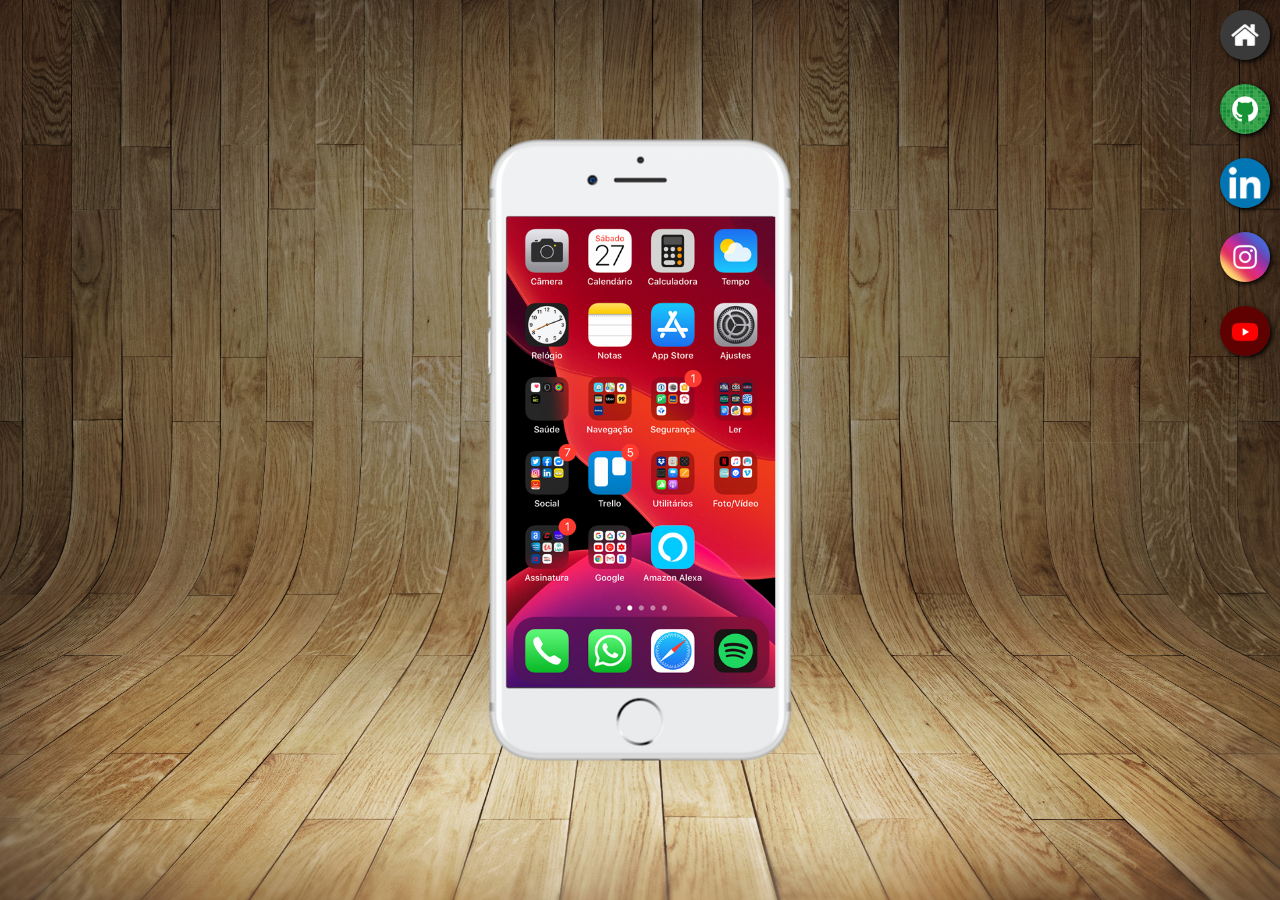
<file: index.html>
<!DOCTYPE html>
<html lang="en">
<head>
    <meta charset="UTF-8">
    <meta http-equiv="X-UA-Compatible" content="IE=edge">
    <meta name="viewport" content="width=device-width, initial-scale=1.0">
    <title>Redes Sociais</title>
    <link rel="shortcut icon" href="favicon.ico" type="image/x-icon">
    <link rel="stylesheet" href="./styles/style.css">
</head>
<body>

    <main>
        <section id="telefone">
            <iframe src="home.html" name="tela" id="tela" frameborder="0"></iframe>
        </section>
        <section id="redes-sociais">
            <a href="home.html" target="tela"><img src="imagens/logo-home.jpg" alt="Home"></a>
            <a href="github.html" target="tela"><img src="imagens/logo-github.jpg" alt="Github"></a>
            <a href="linkedin.html" target="tela"><img src="imagens/logo-linkedin.png" alt="Linkedin"></a>
            <a href="instagram.html" target="tela"><img src="imagens/logo-instagram.jpg" alt=""></a>
            <a href="youtube.html" target="tela"><img src="imagens/logo-youtube.jpg" alt="Youtube"></a>
        </section>
    </main>
    
</body>
</html>
</file>
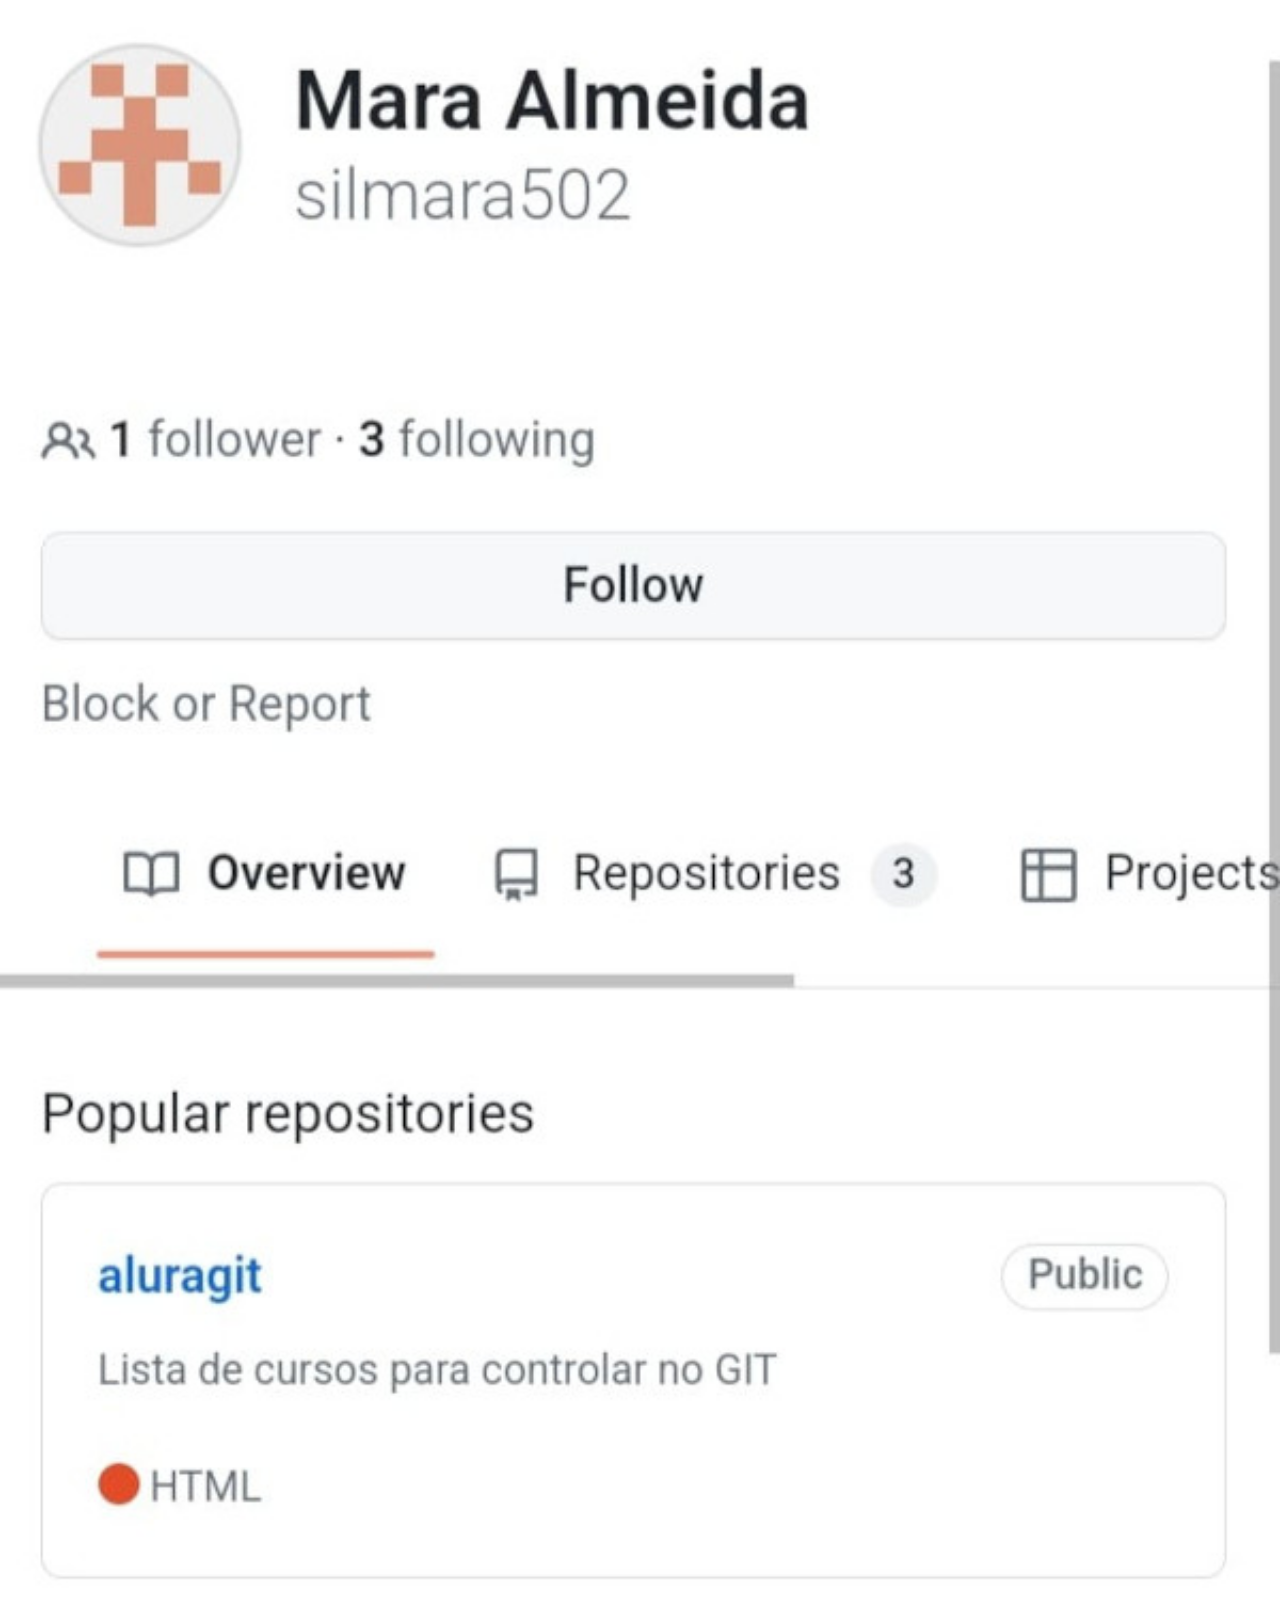
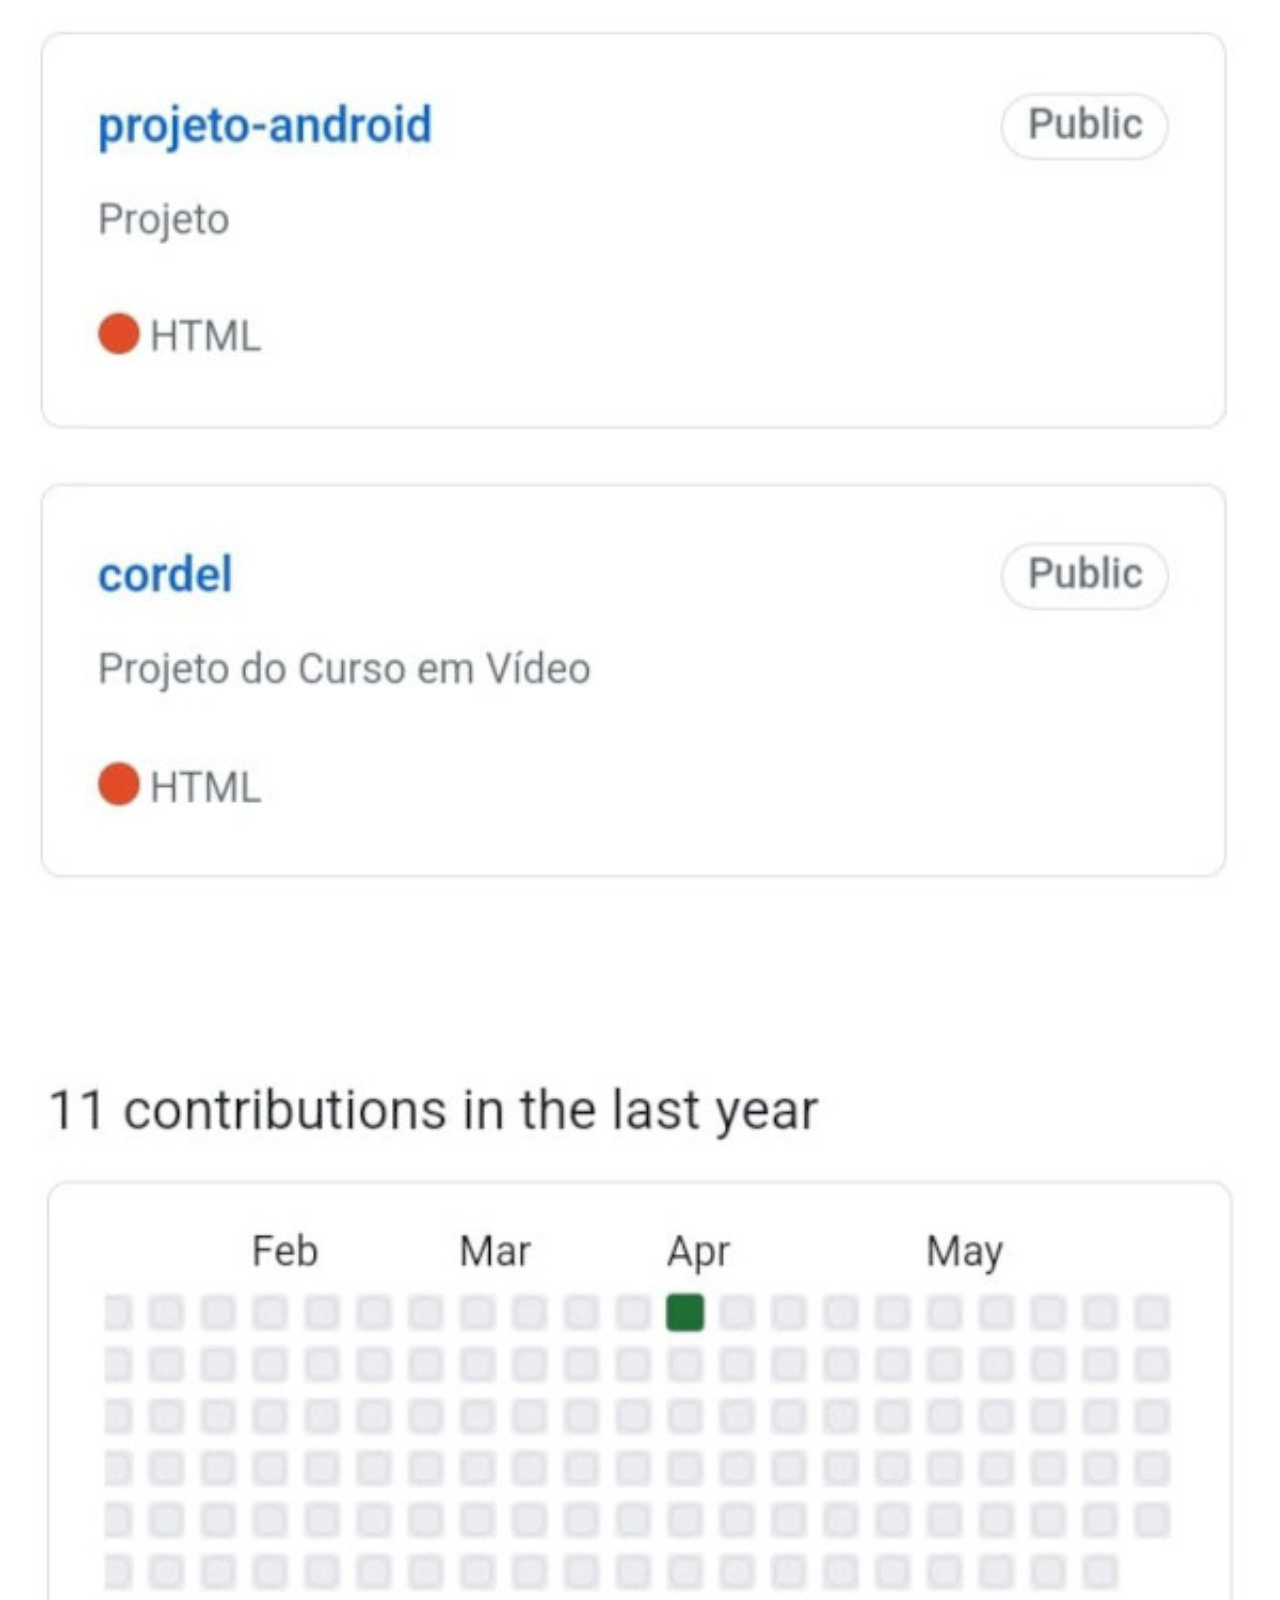
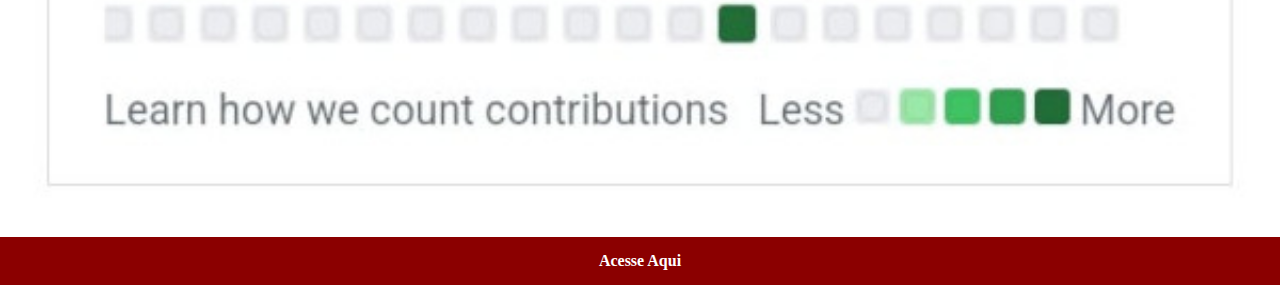
<file: github.html>
<!DOCTYPE html>
<html lang="en">
<head>
    <meta charset="UTF-8">
    <meta http-equiv="X-UA-Compatible" content="IE=edge">
    <meta name="viewport" content="width=device-width, initial-scale=1.0">
    <title>Document</title>
    <link rel="stylesheet" href="./styles/styleredes.css">
</head>
<body>
    <img src="imagens/tela-github.jpg" alt="github">
    <a href="https://github.com/silmara502" target="_blank">Acesse Aqui</a>
</body>
</html>
</file>
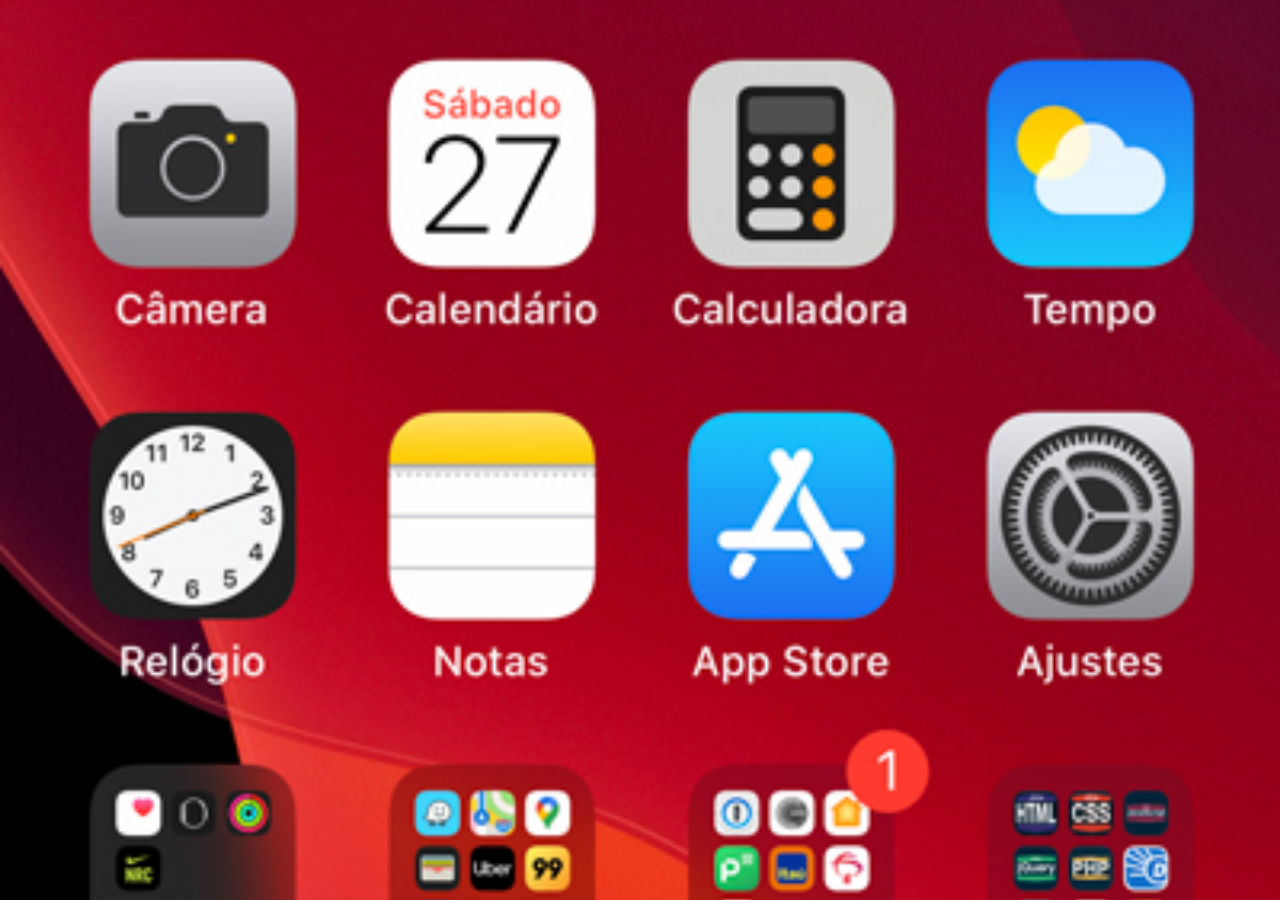
<file: home.html>
<!DOCTYPE html>
<html lang="en">
<head>
    <meta charset="UTF-8">
    <meta http-equiv="X-UA-Compatible" content="IE=edge">
    <meta name="viewport" content="width=device-width, initial-scale=1.0">
    <title>Home</title>
    <style>
        *{
            margin: 0px;
            padding: 0px;
        }
        body{
            height: 100vh;
            width: 100vw;
            background: url('imagens/tela-home.jpg') no-repeat top center;
            background-size: cover;
        }


    </style>
</head>
<body>
   
    
</body>
</html>
</file>
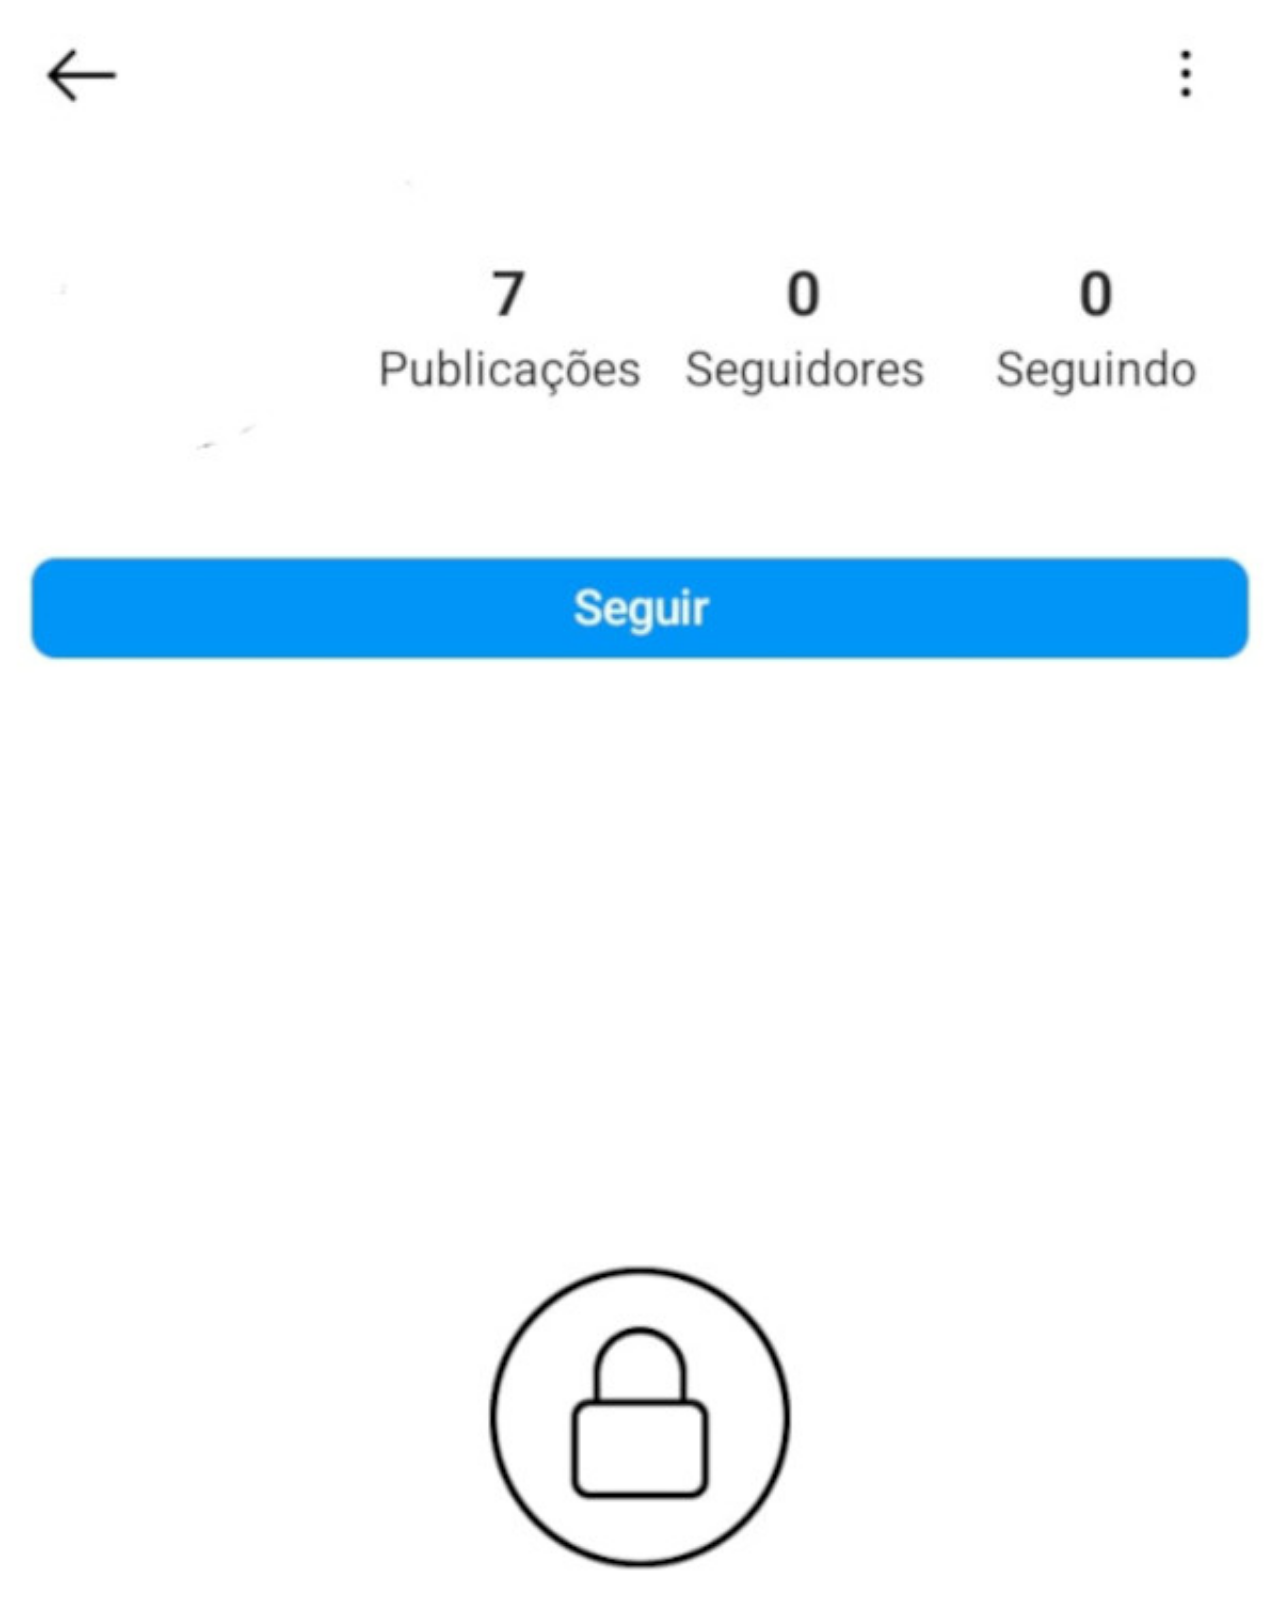
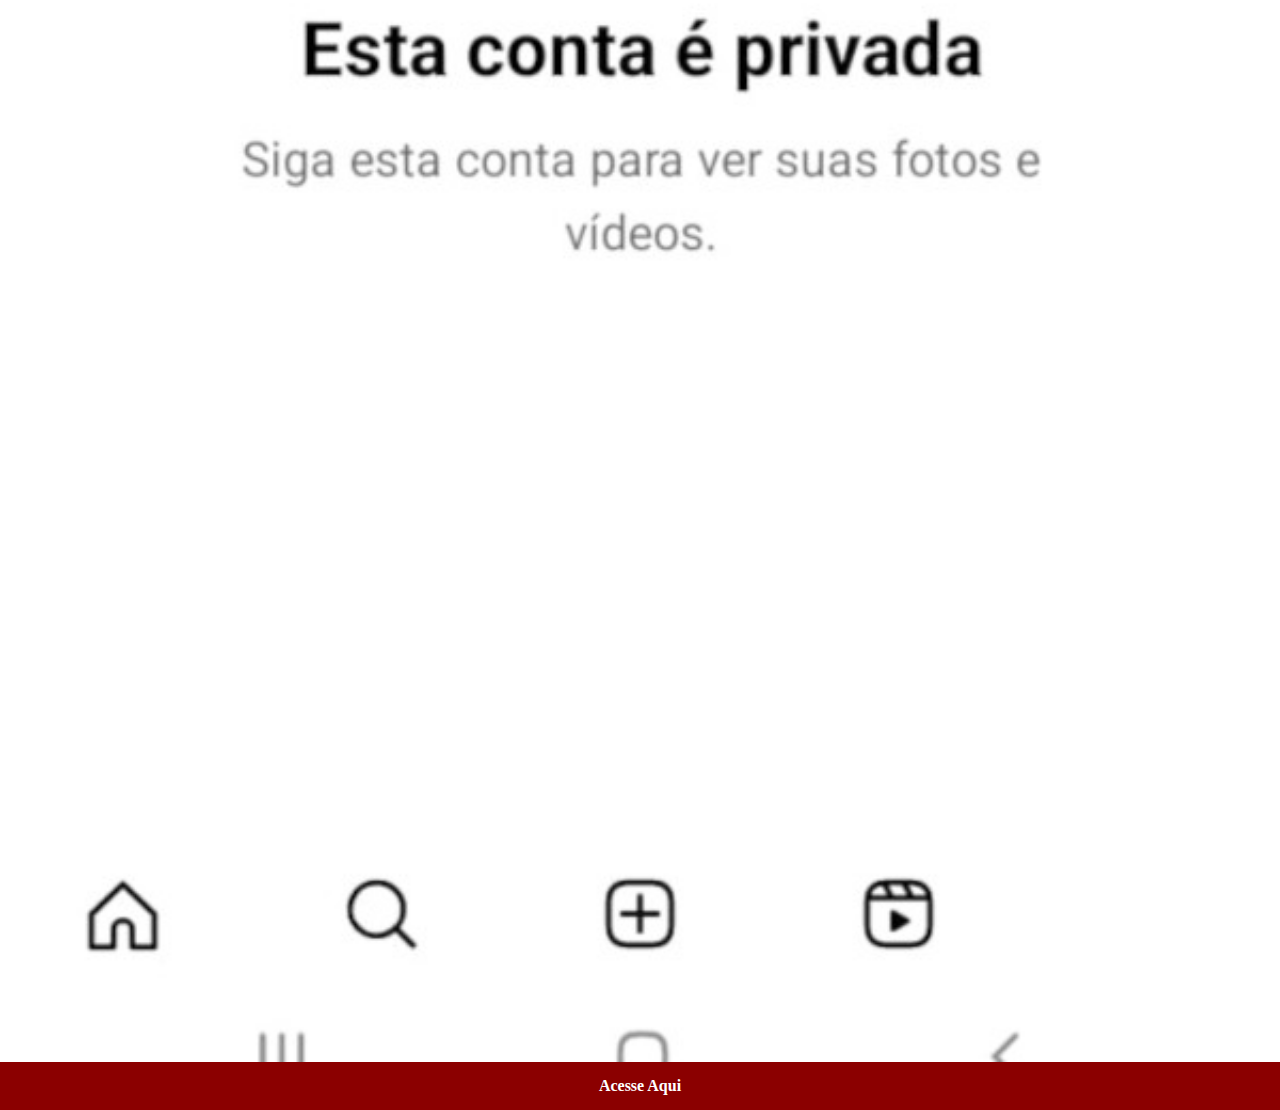
<file: instagram.html>
<!DOCTYPE html>
<html lang="en">
<head>
    <meta charset="UTF-8">
    <meta http-equiv="X-UA-Compatible" content="IE=edge">
    <meta name="viewport" content="width=device-width, initial-scale=1.0">
    <title>Instagram</title>
    <link rel="stylesheet" href="./styles/styleredes.css">
</head>
<body>
    <img src="imagens/tela-instagram.jpg" alt="Instagram">
    <a href="https://www.instagram.com/" target="_blank">Acesse Aqui</a>
</body>
</html>
</file>
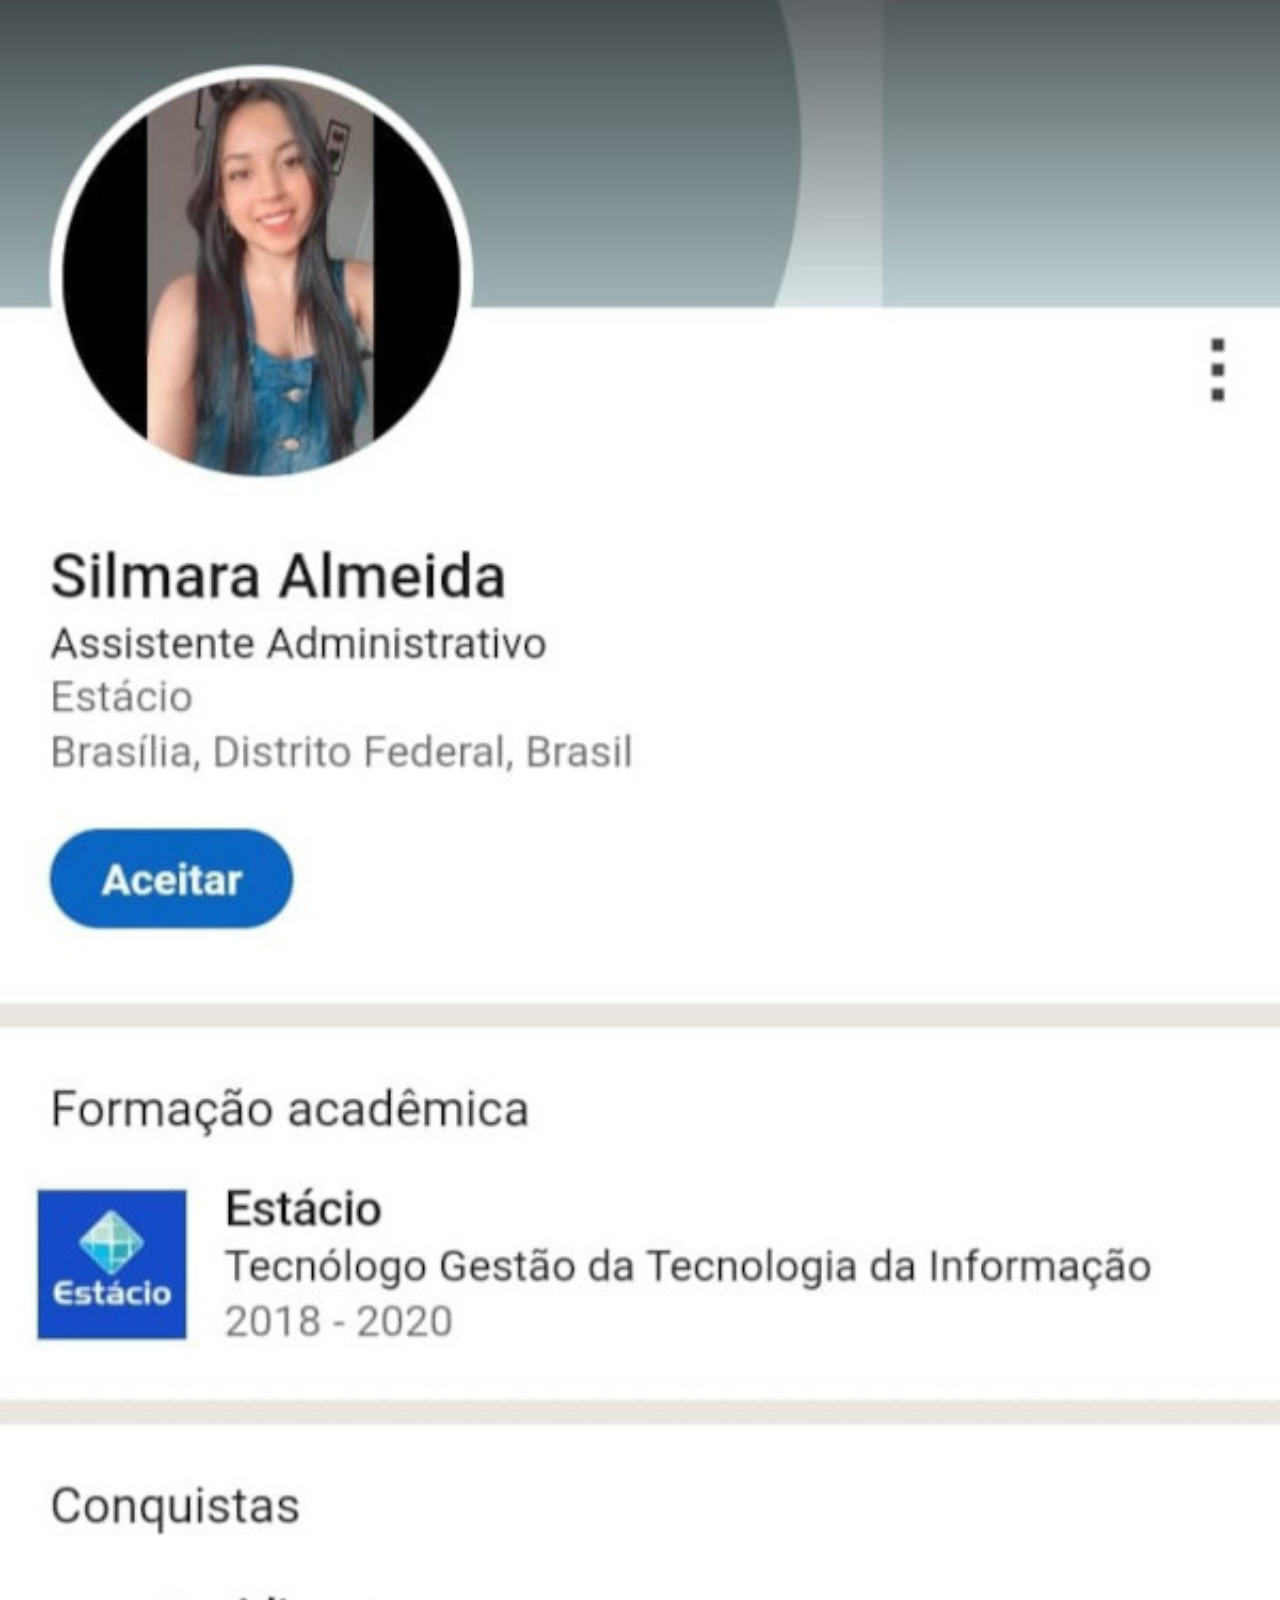
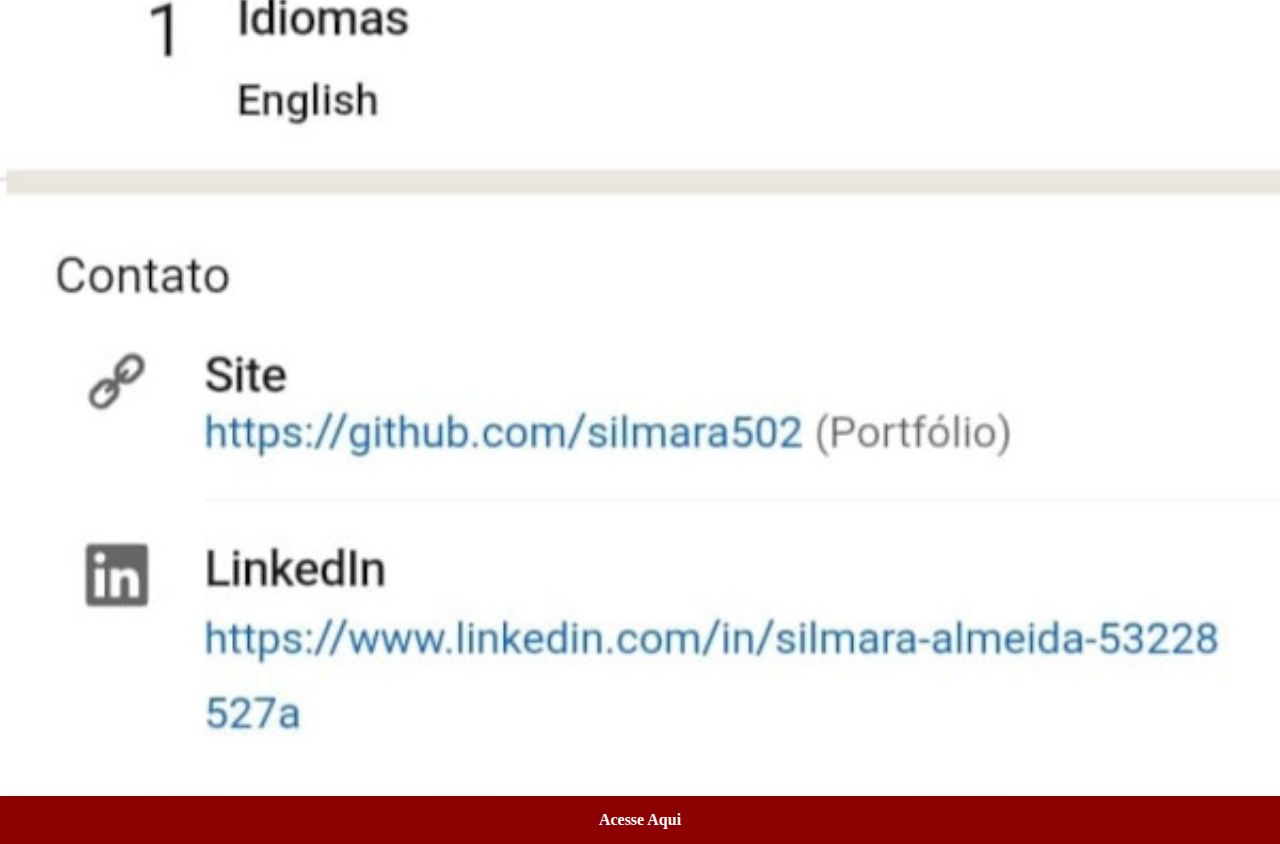
<file: linkedin.html>
<!DOCTYPE html>
<html lang="en">
<head>
    <meta charset="UTF-8">
    <meta http-equiv="X-UA-Compatible" content="IE=edge">
    <meta name="viewport" content="width=device-width, initial-scale=1.0">
    <title>Linkedin</title>
    <link rel="stylesheet" href="./styles/styleredes.css">
</head>
<body>
    <img src="imagens/tela-linkedin.jpg" alt="linkedin">
    <a href="https://www.linkedin.com/in/silmara-almeida-53228527a/" target="_blank">Acesse Aqui</a>
</body>
</html>
</file>
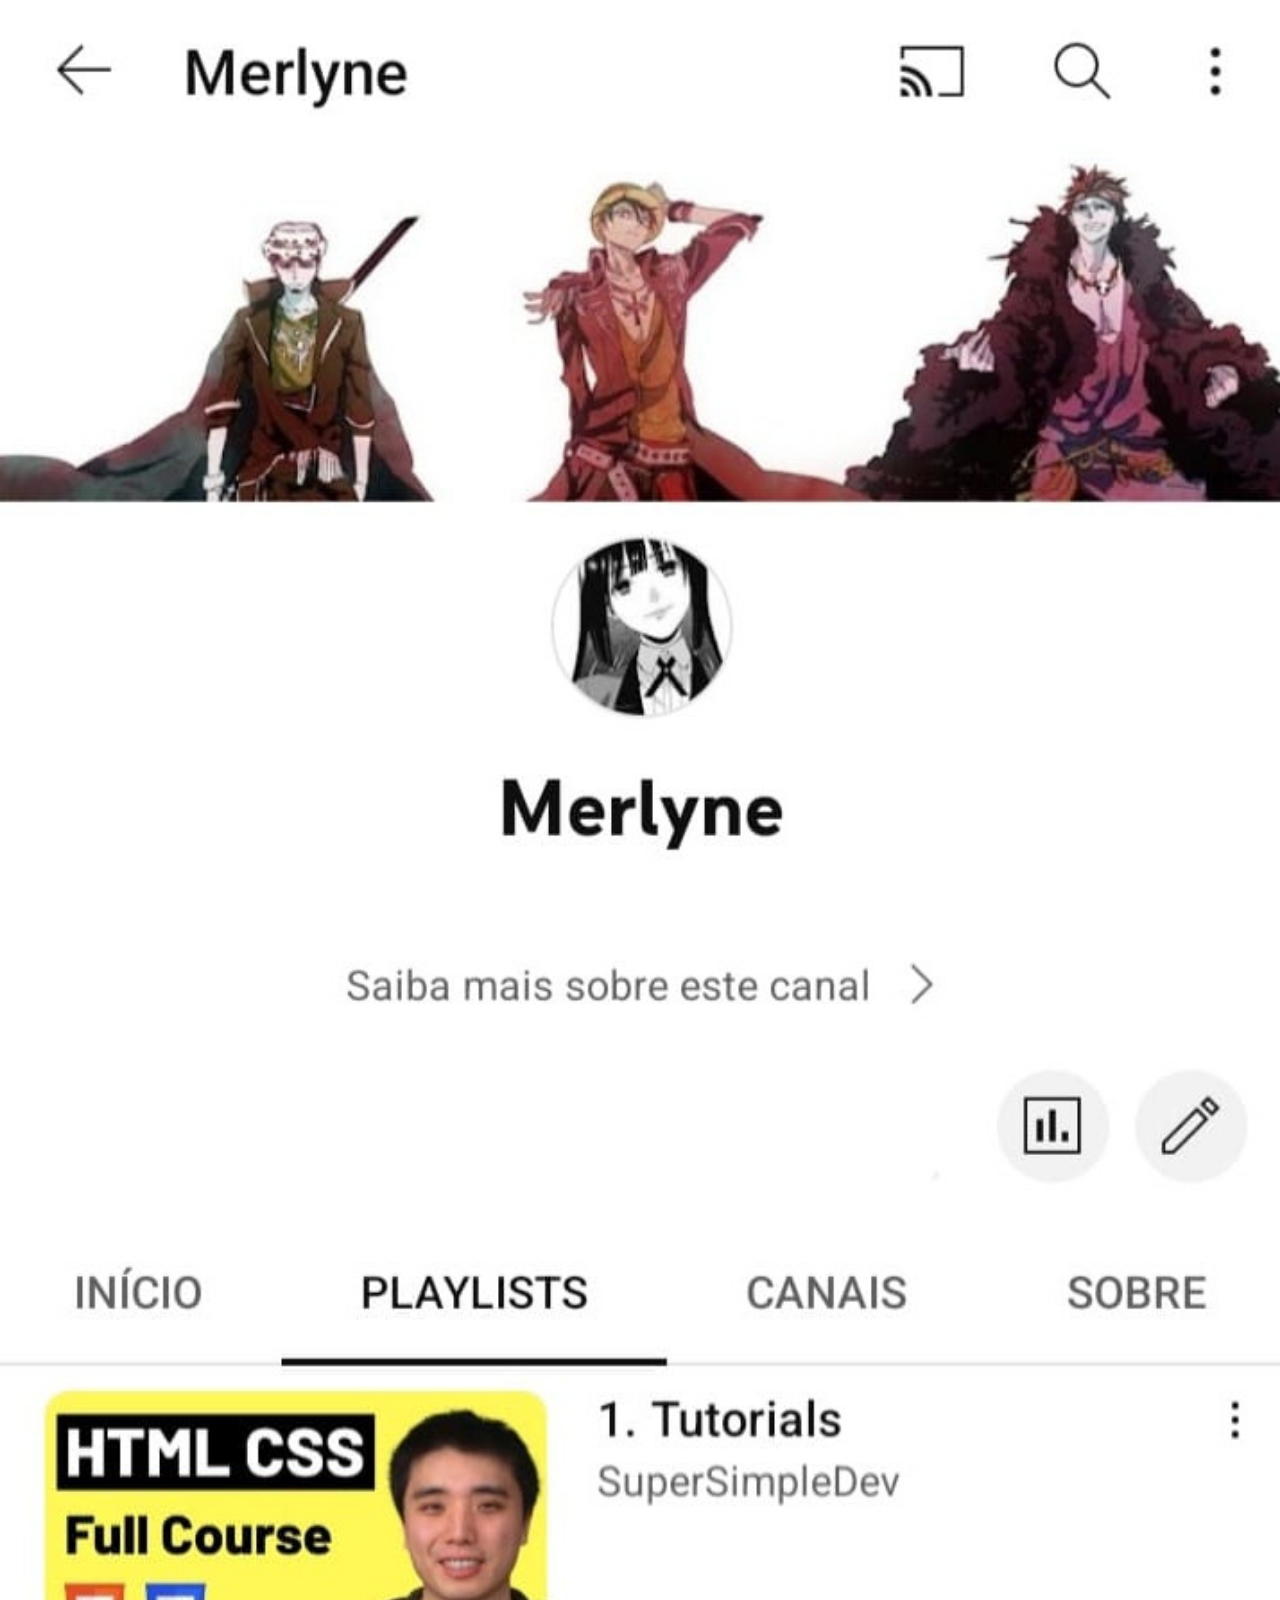
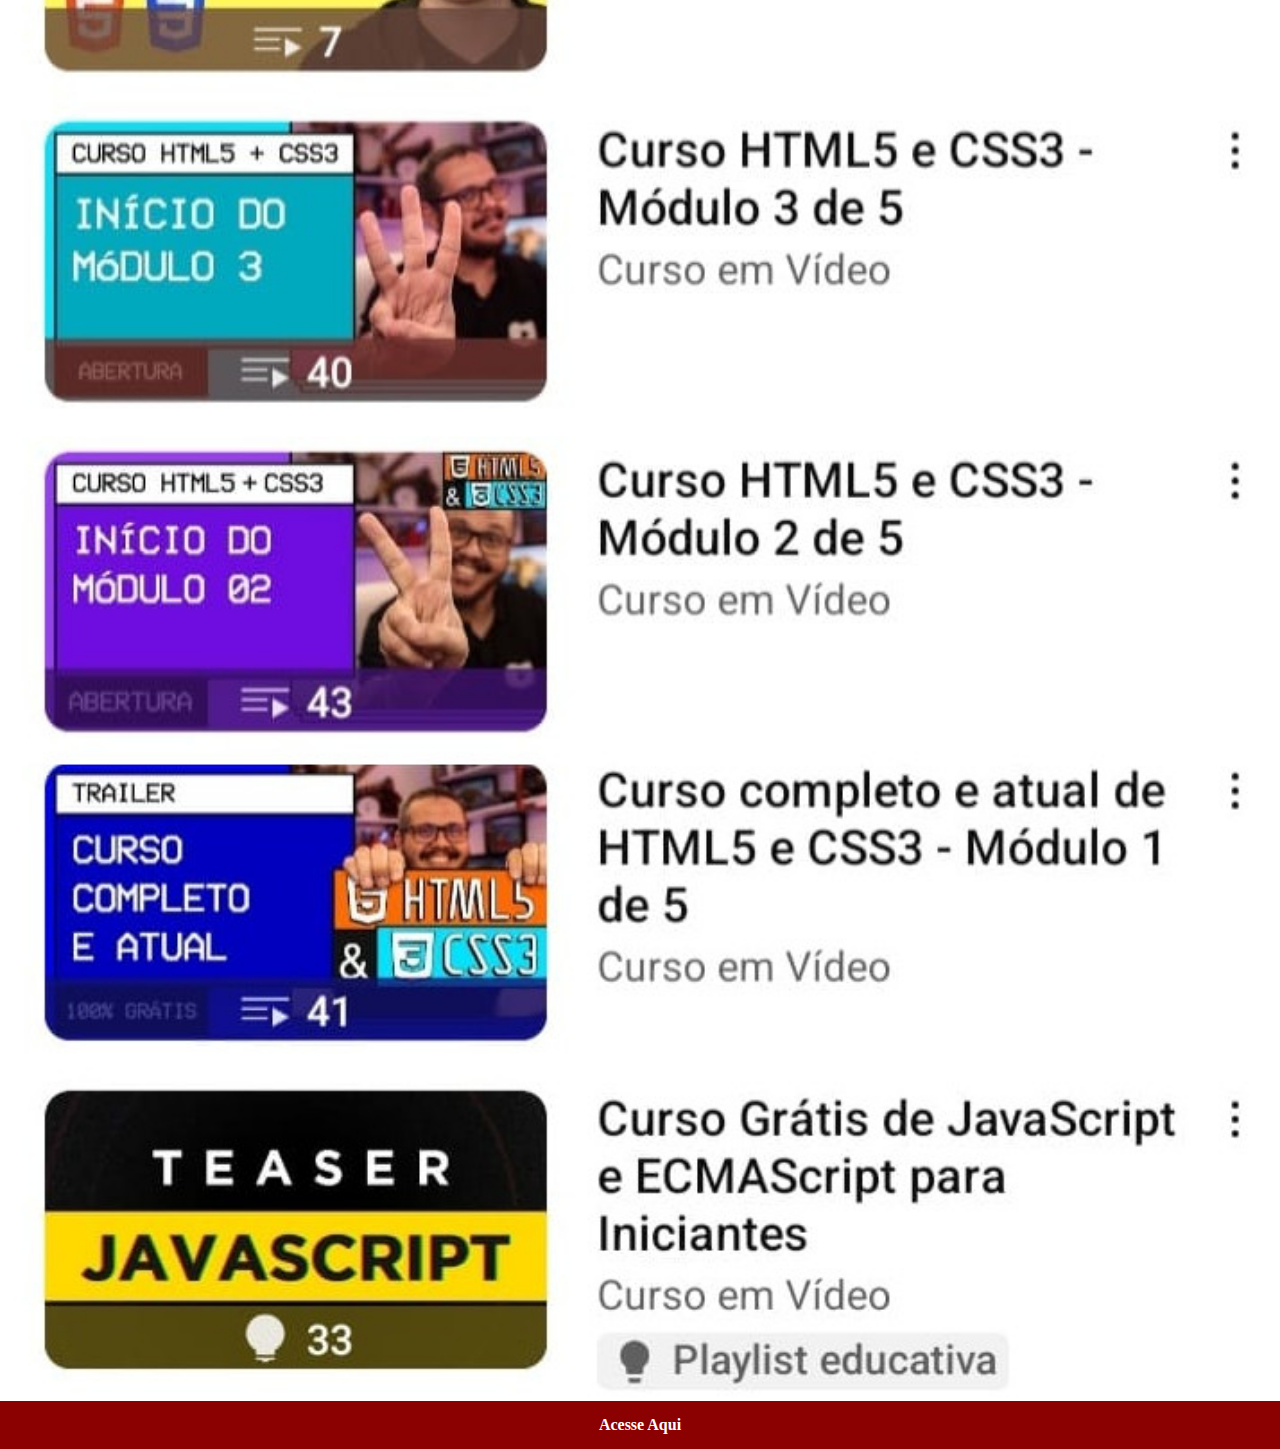
<file: youtube.html>
<!DOCTYPE html>
<html lang="en">
<head>
    <meta charset="UTF-8">
    <meta http-equiv="X-UA-Compatible" content="IE=edge">
    <meta name="viewport" content="width=device-width, initial-scale=1.0">
    <title>Youtube</title>
    <link rel="stylesheet" href="./styles/styleredes.css">
</head>
<body>
    <img src="imagens/tela-youtube.jpg" alt="Youtube">
    <a href="https://www.youtube.com/" target="_blank">Acesse Aqui</a>
    
</body>
</html>
</file>
<file: styles/style.css>
@charset "UTF-8";
*{
    padding: 0px;
    margin: 0px;
}

html, body{
    height: 100vh;
    width: 100vw;
}

body{
   background: url('../imagens/fundo-madeira.jpg') no-repeat top center;
   background-size: cover;
}
main{
    height: 100vh;
    position: relative;
}

section#telefone{
    position: absolute;
    top: 50%;
    left: 50%;
    transform: translate(-50%,-50%);
    width: 311px;
    height: 627px;
    background: url('../imagens/frame-iphone.png') no-repeat;
}

iframe#tela{
    position: relative;
    top: 80px;
    left: 22px;
    width: 269px;
    height: 471px;
}
section#redes-sociais{
    display: flex;
    flex-direction: column;
    align-items: flex-end;
}
section#redes-sociais img{
    width: 50px;
    margin: 10px;
    border-radius: 50%;
    box-shadow: 2px 2px 5px black;
    box-sizing: border-box;
}

section#redes-sociais img:hover{
    border: 2px solid rgba(0, 0, 0, 0.377);
    transform: translate(-3px, -3px);
    box-shadow: 5px 5px 10px rgba(0, 0, 0, 0.397);
    transition: transform 0.3s;
}
</file>
<file: styles/styleredes.css>
*{
    margin: 0px;
    padding: 0px;
}
::-webkit-scrollbar{
    width: 0px;
    height: 0px;
}
img{
    width: 100vw;
}
a{
    display: block;
    text-align: center;
    background-color: darkred;
    margin-top: -4px;
    padding: 15px;
    font-weight: bolder;
    color: white;
    text-decoration: none;
}
a:hover{
    background-color: red;
}
</file>
